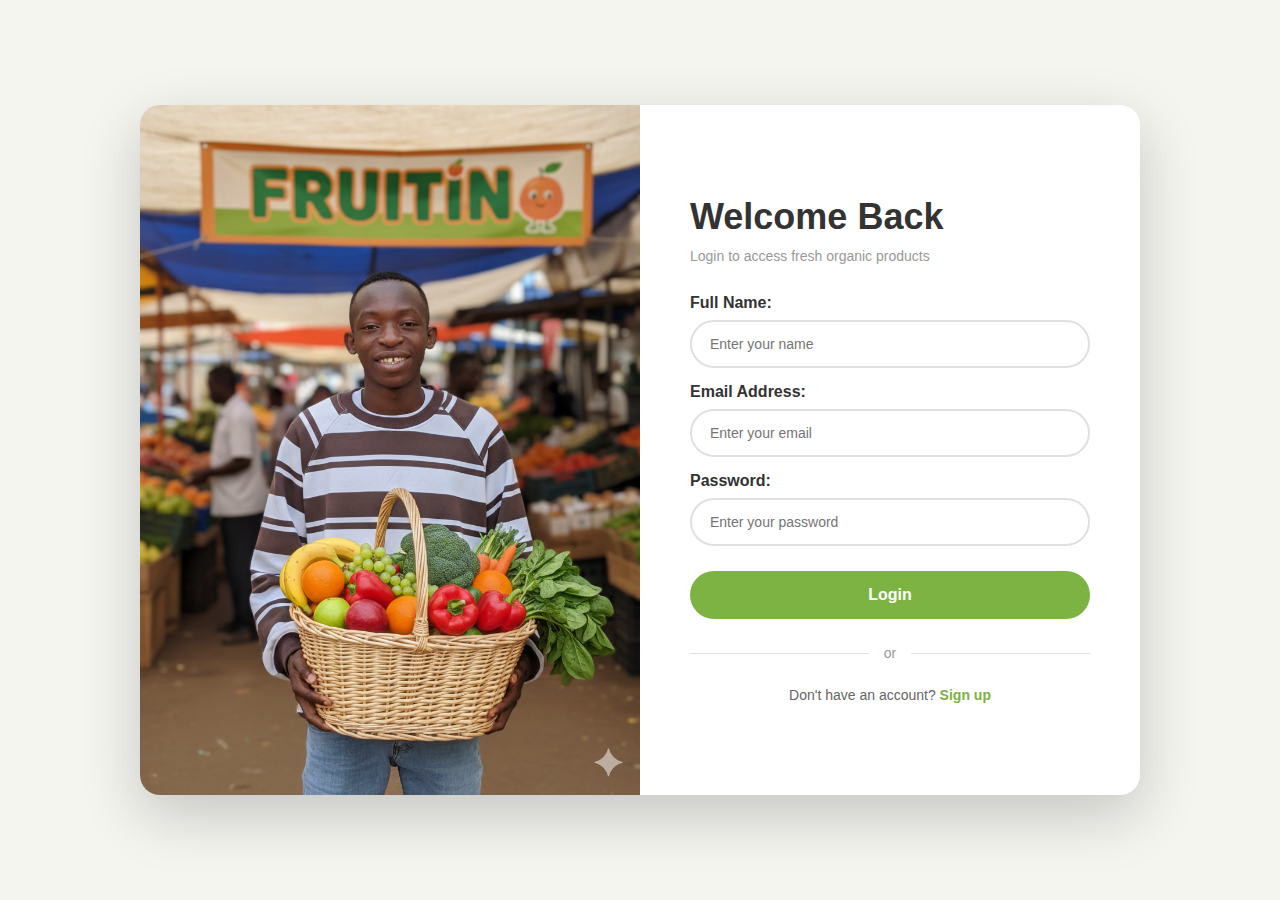
<file: Html/login.html>
<!DOCTYPE html>
<html lang="en">
<head>
    <meta charset="UTF-8">
    <meta name="viewport" content="width=device-width, initial-scale=1.0">
    <title>Login - Frutin Rwanda</title>
    <link rel="stylesheet" href="../css/signup_login_style.css">
</head>
<body>
    <div class="auth-container">
        <div class="auth-left">
            <img src="../images/TheCEO.png" alt="Fresh Organic Produce">
        </div>
        <div class="auth-right">
            <div class="auth-form">
                <h1>Welcome Back</h1>
                <p class="subtitle">Login to access fresh organic products</p>
                
                <form action="../php/login_process.php" method="post">
                    <label for="log-name"><b>Full Name:</b></label>
                    <input type="text" name="log-name" id="log-name" placeholder="Enter your name" required>
                    
                    <label for="log-email"><b>Email Address:</b></label>
                    <input type="email" name="log-email" id="log-email" placeholder="Enter your email" required>

                    <label for="log-pass"><b>Password:</b></label>
                    <input type="password" name="log-password" id="log-pass" placeholder="Enter your password" required>
                    
                    <button type="submit" class="auth-btn">Login</button>
                    
                    <div class="divider">
                        <span>or</span>
                    </div>
                    
                    <p class="switch-text">Don't have an account? <a href="../Html/signup.html">Sign up</a></p>
                </form>
            </div>
        </div>
    </div>
</body>
</html>
</file>
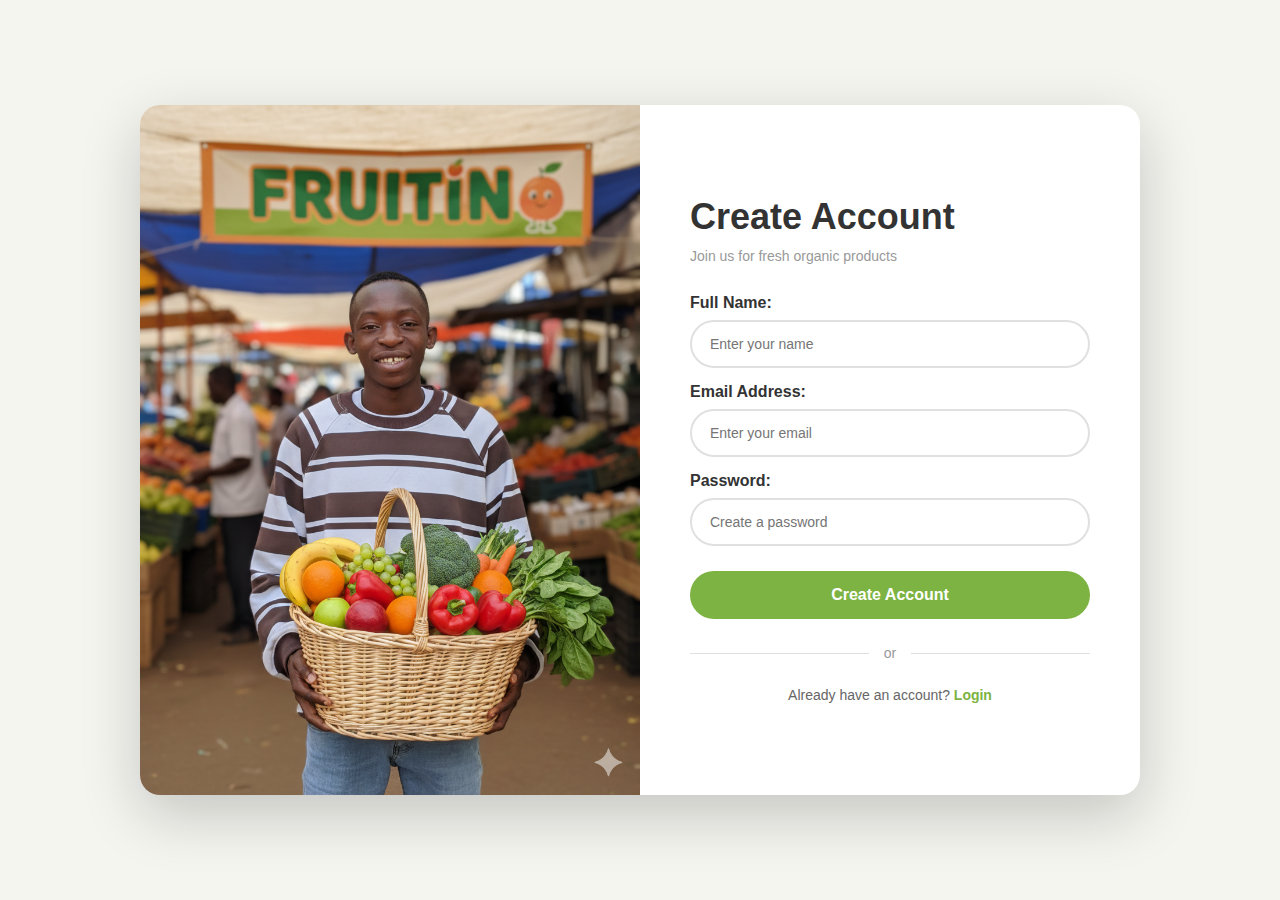
<file: Html/signup.html>
<!DOCTYPE html>
<html lang="en">
<head>
    <meta charset="UTF-8">
    <meta name="viewport" content="width=device-width, initial-scale=1.0">
    <title>Sign Up - Frutin Rwanda</title>
    <link rel="stylesheet" href="../css/signup_login_style.css">
</head>
<body>
    <div class="auth-container">
        <div class="auth-left">
            <img src="../images/TheCEO.png" alt="Fresh Organic Produce">
        </div>
        <div class="auth-right">
            <div class="auth-form">
                <h1>Create Account</h1>
                <p class="subtitle">Join us for fresh organic products</p>
                
                <form action="../php/signup_process.php" method="post">
                    <label for="signup-name"><b>Full Name:</b></label>
                    <input type="text" name="signup-name" id="signup-name" placeholder="Enter your name" required>
                    
                    <label for="signup-email"><b>Email Address:</b></label>
                    <input type="email" name="signup-email" id="signup-email" placeholder="Enter your email" required>

                    <label for="signup-pass"><b>Password:</b></label>
                    <input type="password" name="signup-password" id="signup-pass" placeholder="Create a password" required>
                    
                    <button type="submit" class="auth-btn">Create Account</button>
                    
                    <div class="divider">
                        <span>or</span>
                    </div>
                    
                    <p class="switch-text">Already have an account? <a href="../Html/login.html">Login</a></p>
                </form>
            </div>
        </div>
    </div>
</body>
</html>
</file>
<file: css/signup_login_style.css>
* { 
    margin: 0; 
    padding: 0; 
    box-sizing: border-box; 
}

body { 
    font-family: Arial, Helvetica, sans-serif; 
    height: 100vh; 
    display: flex; 
    align-items: center; 
    justify-content: center; 
    background: #f5f5f0; 
}

.auth-container { 
    display: grid; 
    grid-template-columns: 1fr 1fr; 
    max-width: 1000px; 
    width: 90%; 
    background: white; 
    border-radius: 20px; 
    overflow: hidden; 
    box-shadow: 0 20px 60px rgba(0,0,0,0.2); 
    animation: slideIn 0.6s ease; 
}

.auth-left { 
    position: relative; 
    overflow: hidden; 
}

.auth-left img { 
    width: 100%; 
    height: 100%; 
    object-fit: cover; 
}

.auth-right { 
    display: flex; 
    align-items: center; 
    justify-content: center; 
    padding: 60px 50px; 
}

.auth-form { 
    width: 100%; 
    max-width: 400px; 
}

.auth-form h1 { 
    font-size: 36px; 
    color: #333; 
    margin-bottom: 10px; 
}

.subtitle { 
    color: #999; 
    margin-bottom: 30px; 
    font-size: 14px; 
}

label { 
    display: block; 
    font-weight: bold; 
    color: #333; 
    margin-bottom: 8px; 
    margin-top: 15px; 
}

input[type="text"], 
input[type="email"],
input[type="password"] { 
    width: 100%; 
    padding: 14px 18px; 
    border-radius: 50px; 
    border: 2px solid #e0e0e0; 
    outline: none; 
    font-size: 14px; 
    transition: all 0.3s ease; 
}

input[type="text"]:focus, 
input[type="email"]:focus { 
    border-color: #7cb342; 
}

.auth-btn { 
    width: 100%; 
    padding: 15px; 
    border-radius: 50px; 
    border: none; 
    background: #7cb342; 
    color: white; 
    font-size: 16px; 
    font-weight: bold; 
    cursor: pointer; 
    margin-top: 25px; 
    transition: all 0.3s ease; 
}

.auth-btn:hover { 
    background: #5a9e2f; 
    transform: scale(1.02); 
}

.divider { 
    text-align: center; 
    margin: 25px 0; 
    position: relative; 
}

.divider::before { 
    content: ''; 
    position: absolute; 
    left: 0; 
    top: 50%; 
    width: 100%; 
    height: 1px; 
    background: #e0e0e0; 
}

.divider span { 
    background: white; 
    padding: 0 15px; 
    position: relative; 
    color: #999; 
    font-size: 14px; 
}

.switch-text { 
    text-align: center; 
    color: #666; 
    font-size: 14px; 
}

.switch-text a { 
    color: #7cb342; 
    font-weight: bold; 
    text-decoration: none; 
}

.switch-text a:hover { 
    text-decoration: underline; 
}

@keyframes slideIn { 
    from { 
        opacity: 0; 
        transform: translateY(-30px); 
    } 
    to { 
        opacity: 1; 
        transform: translateY(0); 
    } 
}

@media (max-width: 768px) {
    .auth-container { 
        grid-template-columns: 1fr; 
    }
    
    .auth-left { 
        display: none; 
    }
    
    .auth-right { 
        padding: 40px 30px; 
    }
}
</file>
